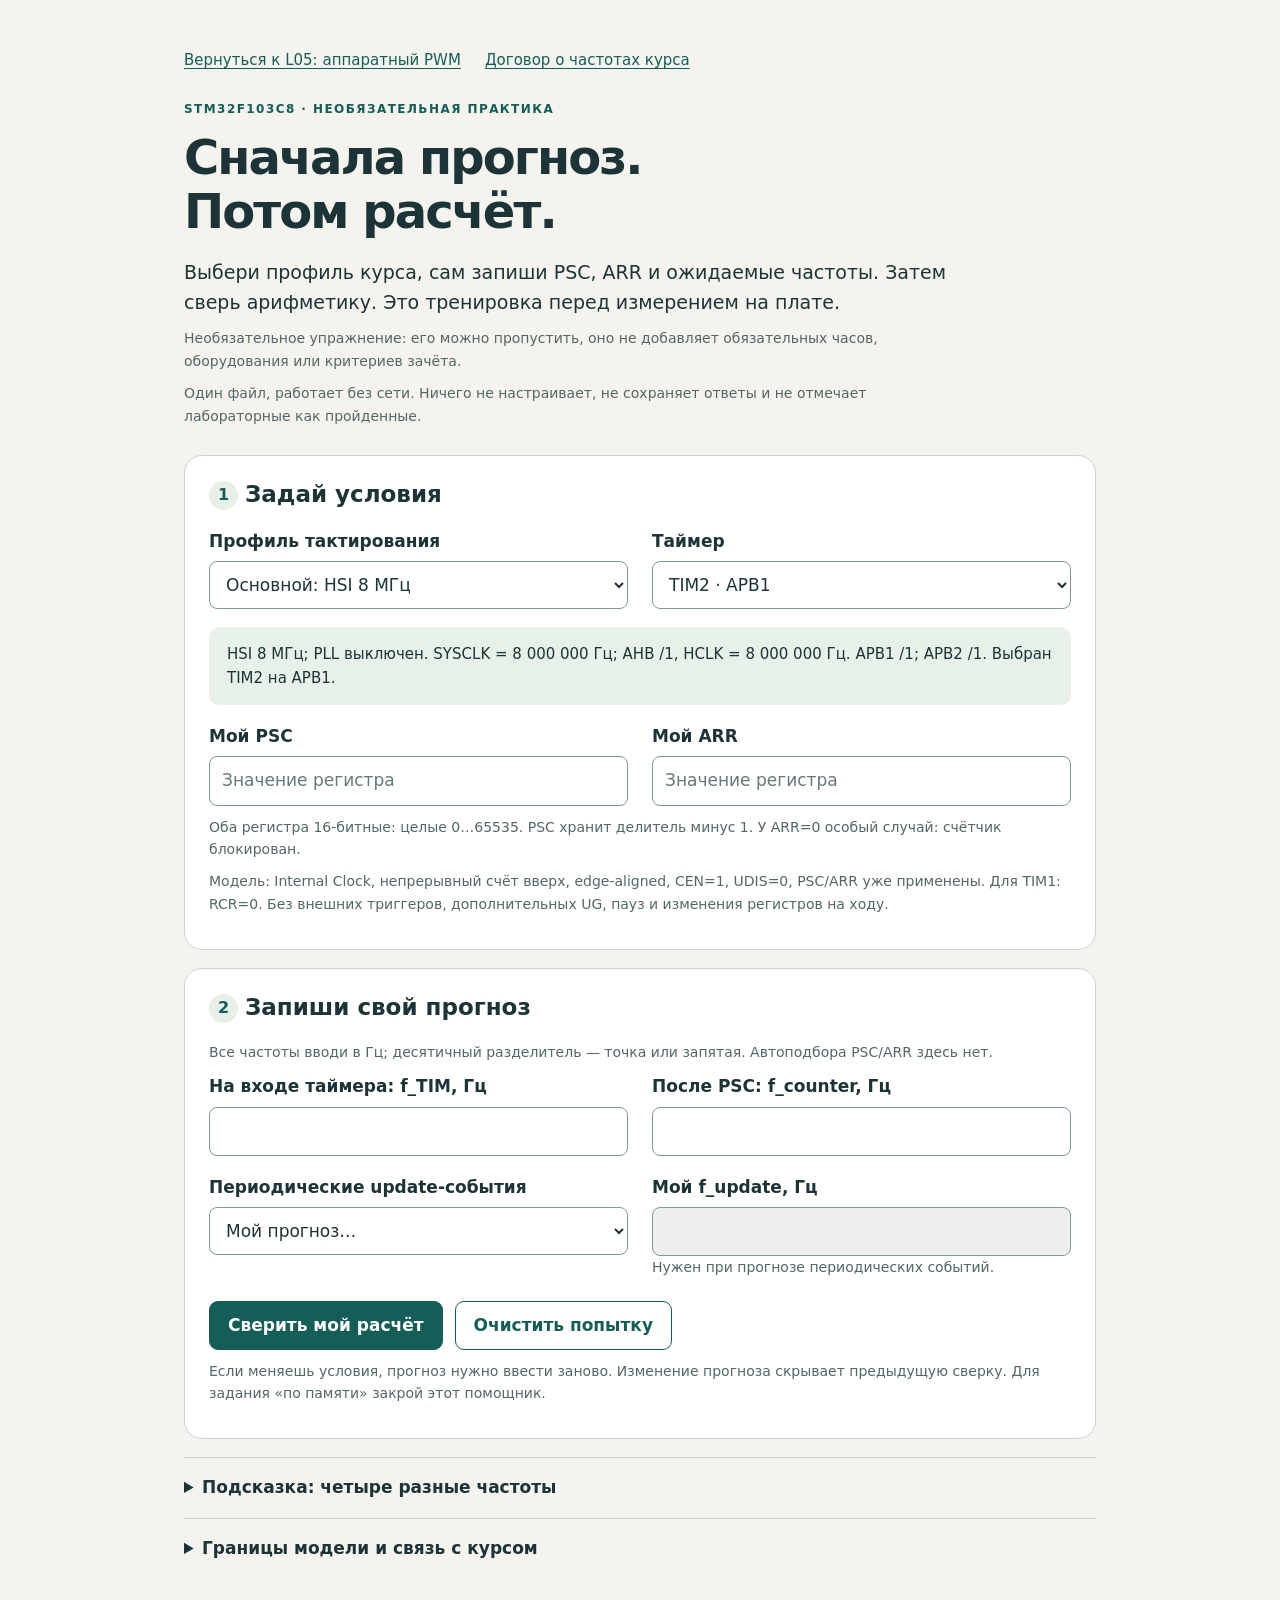
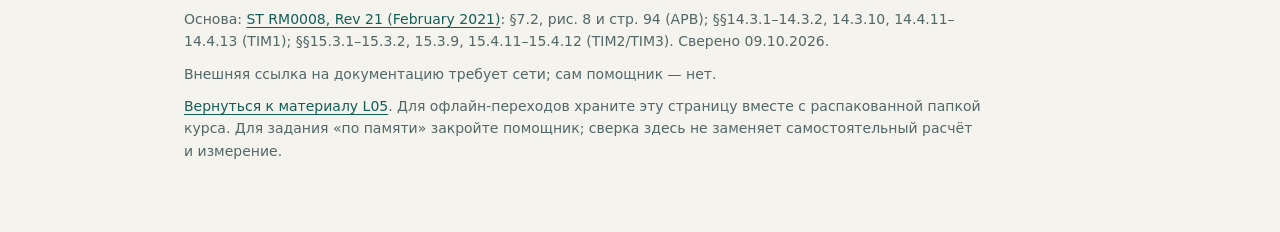
<file: practice/timer/index.html>
<!doctype html>
<html lang="ru">
<head>
  <meta charset="utf-8">
  <meta name="viewport" content="width=device-width,initial-scale=1">
  <meta name="description" content="Необязательная офлайн-сверка собственного расчёта PSC/ARR для STM32F103C8. Два фиксированных профиля курса, без настройки платы и автоматического зачёта.">
  <meta http-equiv="Content-Security-Policy" content="default-src 'none'; script-src 'unsafe-inline'; style-src 'unsafe-inline'; base-uri 'none'; form-action 'none'; connect-src 'none'">
  <title>Сначала прогноз · Таймер STM32F103C8</title>
  <style>
    :root{color-scheme:light;--paper:#f4f3ed;--ink:#1c3437;--muted:#526768;--line:#cbd5cf;--accent:#155e58;--soft:#e7f0e9;--warn:#785223}
    *{box-sizing:border-box}body{margin:0;background:var(--paper);color:var(--ink);font:17px/1.6 system-ui,-apple-system,"Segoe UI",sans-serif}
    main{max-width:960px;margin:0 auto;padding:38px 24px 60px}header{max-width:770px;margin-bottom:28px}.eyebrow{font-size:12px;letter-spacing:.12em;text-transform:uppercase;font-weight:750;color:var(--accent)}
    h1{font-size:clamp(30px,5vw,48px);line-height:1.12;letter-spacing:-.04em;margin:12px 0 18px}h2{font-size:23px;line-height:1.3;margin:0 0 18px}h3{font-size:18px;margin:0 0 8px}p{margin:10px 0}a{color:var(--accent);text-underline-offset:3px}small,.note{font-size:14px;color:var(--muted)}
    .intro{font-size:19px}.panel{background:#fff;border:1px solid var(--line);border-radius:18px;padding:24px;margin:18px 0}.step{display:inline-grid;place-items:center;width:29px;height:29px;border-radius:50%;background:var(--soft);color:var(--accent);font-size:16px;margin-right:7px;vertical-align:2px}
    .grid{display:grid;grid-template-columns:1fr 1fr;gap:18px 24px}.wide{grid-column:1/-1}label{font-weight:650;display:block;margin-bottom:6px}input,select,button{font:inherit}input,select{width:100%;min-height:48px;background:#fff;color:var(--ink);border:1px solid #809997;border-radius:8px;padding:10px 12px}input::placeholder{color:#647a7b}
    input[aria-invalid="true"],select[aria-invalid="true"]{border:2px solid #9a3828}input:disabled{background:#edf0ed}button{border:1px solid var(--accent);border-radius:9px;min-height:48px;padding:10px 18px;cursor:pointer;font-weight:700;background:var(--accent);color:#fff}button.secondary{background:#fff;color:var(--accent)}:focus-visible{outline:3px solid #ba7825;outline-offset:4px}
    .actions{display:flex;flex-wrap:wrap;gap:12px;margin-top:22px}.context{background:var(--soft);padding:15px 18px;border-radius:10px;font-size:15px;margin:18px 0}.context p{margin:5px 0}.error{color:#963420;font-weight:650}.math{font-family:ui-monospace,SFMono-Regular,Consolas,monospace;overflow-wrap:anywhere;line-height:1.65;font-size:15px}
    #result{border:2px solid var(--accent);scroll-margin-top:20px}.metrics{display:grid;grid-template-columns:1fr 1fr;gap:14px;margin:20px 0}.metric{background:var(--paper);padding:16px;border-radius:10px}.metric dt{font-size:14px;color:var(--muted)}.metric dd{font-size:24px;font-weight:750;line-height:1.4;margin:7px 0;overflow-wrap:anywhere}.metric dd p{font-size:14px;font-weight:400;line-height:1.6}.notice{border-left:3px solid var(--warn);padding-left:14px;font-size:15px}
    details{border-top:1px solid var(--line);padding:16px 0}summary{cursor:pointer;font-weight:650}ul{padding-left:24px}li{margin:7px 0}footer{font-size:14px;color:var(--muted);margin-top:30px}footer p{max-width:800px}[hidden]{display:none!important}
    .course-nav{display:flex;flex-wrap:wrap;gap:6px 24px;margin-bottom:18px;font-size:15px}.course-nav a{display:inline-flex;align-items:center;min-height:44px;max-width:100%;overflow-wrap:anywhere}
    @media(max-width:600px){body{font-size:16px}main{padding:24px 16px 40px}.panel{padding:20px 16px}.grid,.metrics{grid-template-columns:1fr;gap:16px}.intro{font-size:17px}h2{font-size:21px}.actions button{width:100%}.metric dd{font-size:23px}}
  </style>
</head>
<body>
<main>
  <nav class="course-nav" aria-label="Возврат к курсу">
    <a href="../../index.html#module/L05">Вернуться к L05: аппаратный PWM</a>
    <a href="../../index.html#section/document/docs/TOOLCHAIN.md/clocks">Договор о частотах курса</a>
  </nav>
  <header>
    <div class="eyebrow">STM32F103C8 · необязательная практика</div>
    <h1>Сначала прогноз.<br>Потом расчёт.</h1>
    <p class="intro">Выбери профиль курса, сам запиши PSC, ARR и ожидаемые частоты. Затем сверь арифметику. Это тренировка перед измерением на плате.</p>
    <p class="note">Необязательное упражнение: его можно пропустить, оно не добавляет обязательных часов, оборудования или критериев зачёта.</p>
    <p class="note">Один файл, работает без сети. Ничего не настраивает, не сохраняет ответы и не отмечает лабораторные как пройденные.</p>
  </header>
  <noscript><p class="panel">Для расчёта включи JavaScript. Формулы и ограничения ниже доступны без него.</p></noscript>
  <form id="practice" novalidate>
    <section class="panel" aria-labelledby="setup-heading">
      <h2 id="setup-heading"><span class="step">1</span>Задай условия</h2>
      <div class="grid">
        <div><label for="profile">Профиль тактирования</label><select id="profile" name="profile"><option value="hsi8">Основной: HSI 8 МГц</option><option value="hse72">Факультатив: HSE 8 МГц → PLL ×9</option></select></div>
        <div><label for="timer">Таймер</label><select id="timer" name="timer"><option value="TIM2">TIM2 · APB1</option><option value="TIM3">TIM3 · APB1</option><option value="TIM1">TIM1 · APB2</option></select></div>
      </div>
      <div class="context" id="profile-context" aria-live="polite"></div>
      <p class="notice" id="hse-notice" hidden>72 МГц здесь — только расчёт для проверенного внешнего источника HSE 8 МГц. Выбор в этой форме не переключает плату. Сначала подтверди источник и настройки по договору курса; HSI ×9 не является этим профилем.</p>
      <div class="grid">
        <div><label for="psc">Мой PSC</label><input id="psc" name="psc" type="text" inputmode="numeric" autocomplete="off" maxlength="5" aria-describedby="register-help" placeholder="Значение регистра" required></div>
        <div><label for="arr">Мой ARR</label><input id="arr" name="arr" type="text" inputmode="numeric" autocomplete="off" maxlength="5" aria-describedby="register-help" placeholder="Значение регистра" required></div>
      </div>
      <p class="note" id="register-help">Оба регистра 16-битные: целые 0…65535. PSC хранит делитель минус 1. У ARR=0 особый случай: счётчик блокирован.</p>
      <p class="note">Модель: Internal Clock, непрерывный счёт вверх, edge-aligned, CEN=1, UDIS=0, PSC/ARR уже применены. Для TIM1: RCR=0. Без внешних триггеров, дополнительных UG, пауз и изменения регистров на ходу.</p>
    </section>
    <section class="panel" aria-labelledby="predict-heading">
      <h2 id="predict-heading"><span class="step">2</span>Запиши свой прогноз</h2>
      <p class="note">Все частоты вводи в Гц; десятичный разделитель — точка или запятая. Автоподбора PSC/ARR здесь нет.</p>
      <div class="grid">
        <div><label for="pred-timer">На входе таймера: f_TIM, Гц</label><input id="pred-timer" name="predTimer" type="text" inputmode="decimal" autocomplete="off" maxlength="32" required></div>
        <div><label for="pred-counter">После PSC: f_counter, Гц</label><input id="pred-counter" name="predCounter" type="text" inputmode="decimal" autocomplete="off" maxlength="32" required></div>
        <div><label for="pred-state">Периодические update-события</label><select id="pred-state" name="predState" required><option value="">Мой прогноз…</option><option value="periodic">Есть, с частотой ниже</option><option value="blocked">Нет: счётчик блокирован</option></select></div>
        <div><label for="pred-update">Мой f_update, Гц</label><input id="pred-update" name="predUpdate" type="text" inputmode="decimal" autocomplete="off" maxlength="32" aria-describedby="update-help" disabled><div class="note" id="update-help">Нужен при прогнозе периодических событий.</div></div>
      </div>
      <div class="actions"><button type="submit">Сверить мой расчёт</button><button type="button" id="clear" class="secondary">Очистить попытку</button></div>
      <p id="error" class="error" role="alert" hidden></p>
      <p class="note">Если меняешь условия, прогноз нужно ввести заново. Изменение прогноза скрывает предыдущую сверку. Для задания «по памяти» закрой этот помощник.</p>
    </section>
  </form>
  <section id="result" class="panel" aria-labelledby="result-heading" hidden>
    <h2 id="result-heading" tabindex="-1">Сверка с идеальным номиналом</h2>
    <p id="clock-chain" class="math"></p>
    <p id="register-chain" class="math"></p>
    <dl class="metrics">
      <div class="metric"><dt>f_TIM · вход таймера до PSC</dt><dd><span id="value-timer"></span><p id="comparison-timer"></p></dd></div>
      <div class="metric"><dt>f_counter · такты CK_CNT после PSC</dt><dd><span id="value-counter"></span><p id="comparison-counter"></p></dd></div>
      <div class="metric"><dt>f_update · периодические UEV</dt><dd><span id="value-update"></span><p id="comparison-update"></p></dd></div>
      <div class="metric"><dt>f_PWM · частота повторения edge-aligned PWM</dt><dd><span id="value-pwm"></span><p id="period-pwm"></p></dd></div>
    </dl>
    <p id="zero-notice" class="notice" hidden>ARR=0: RM0008 указывает, что счётчик блокирован. Подстановка ARR+1=1 в обычную формулу не даёт действительную частоту повторения. Отдельное update-событие по UG не рассматривается этой моделью.</p>
    <p id="pwm-notice" class="notice">f_PWM совпадает с f_update только в указанной модели. Повторяющиеся фронты предполагают запущенный и разрешённый выход PWM mode 1, active high, 1 ≤ CCR ≤ ARR. При 0% или 100% уровень постоянный; частоту по фронтам не измерить. CCR и настройка вывода здесь не проверяются.</p>
    <p class="note">Результат — арифметика заданного номинального clock tree. Он не доказывает конфигурацию платы, точность генератора, частоту callback или успешное выполнение задания.</p>
    <p><strong>Следующий шаг:</strong> объясни расхождение прогноза, затем сравни с реальными регистрами и независимым измерением. Если прибора нет, запиши «частота не измерена».</p>
  </section>
  <section aria-label="Подсказка и границы">
    <details>
      <summary>Подсказка: четыре разные частоты</summary>
      <p>TIM2/TIM3 питаются от домена APB1, TIM1 — от APB2. Частота ядра сама по себе ещё не является частотой таймера.</p>
      <p class="math">PCLK = HCLK / делитель APB<br>f_TIM = PCLK при APB /1; иначе 2 × PCLK<br>f_counter = f_TIM / (PSC + 1)<br>f_update = f_counter / (ARR + 1), если ARR ≥ 1<br>f_PWM = f_update в описанном edge-aligned режиме</p>
      <p>PSC=0 даёт делитель 1. При ARR≥1 счёт идёт от 0 до ARR включительно: в периоде ARR+1 тактов. Для PSC=65535 делитель равен 65536; для ARR=65535 в периоде 65536 тактов.</p>
      <p>Частота повторения PWM — от фронта одного направления до следующего такого же. Это не сумма всех восходящих и нисходящих фронтов. Если программа переключает GPIO один раз на update, полному циклу нужны два переключения; задержки и пропуски обработки требуют отдельной проверки.</p>
    </details>
    <details>
      <summary>Границы модели и связь с курсом</summary>
      <ul>
        <li>Только STM32F103C8, TIM1/TIM2/TIM3, два фиксированных профиля курса. Не переносить разрядность TIM2 на другие STM32.</li>
        <li>Только установившийся счёт вверх с внутренними часами. Center-aligned, one-pulse, slave/reset/gated modes, RCR≠0 и переходные процессы preload не рассчитываются.</li>
        <li>L03 посвящена SysTick и программному времени: этот расчёт TIM не проверяет rollover или scheduler. L05 использует TIM2 PWM. Частота запуска ADC, ADCCLK и время преобразования L07 — другие величины; калькулятора ADC здесь нет.</li>
        <li>Помощник не генерирует код, не меняет .ioc, не подключается к плате или сервисам, не сохраняет прогресс. Самооценка и аппаратные доказательства остаются за тобой.</li>
        <li>Если проверяешь PWM на плате, используй только безопасный учебный стенд 3,3 В и совместимый вход прибора с общей землёй. Переставляй провода при выключенном питании; никаких силовых нагрузок.</li>
      </ul>
    </details>
  </section>
  <footer>
    <p>Основа: <a href="https://www.st.com/resource/en/reference_manual/rm0008-stm32f101xx-stm32f102xx-stm32f103xx-stm32f105xx-and-stm32f107xx-advanced-armbased-32bit-mcus-stmicroelectronics.pdf" target="_blank" rel="noopener noreferrer">ST RM0008, Rev 21 (February 2021)</a>: §7.2, рис. 8 и стр. 94 (APB); §§14.3.1–14.3.2, 14.3.10, 14.4.11–14.4.13 (TIM1); §§15.3.1–15.3.2, 15.3.9, 15.4.11–15.4.12 (TIM2/TIM3). Сверено 09.10.2026.</p>
    <p>Внешняя ссылка на документацию требует сети; сам помощник — нет.</p>
    <p><a href="../../index.html#module/L05">Вернуться к материалу L05</a>. Для офлайн-переходов храните эту страницу вместе с распакованной папкой курса. Для задания «по памяти» закройте помощник; сверка здесь не заменяет самостоятельный расчёт и измерение.</p>
  </footer>
</main>
<script id="timer-core">
"use strict";
const TimerMath = (() => {
  const profiles = Object.freeze({
    hsi8: Object.freeze({label:"HSI 8 МГц; PLL выключен",sysclkHz:8000000,hclkHz:8000000,apb1Div:1,apb2Div:1}),
    hse72: Object.freeze({label:"Проверенный HSE 8 МГц /1 × PLL9",sysclkHz:72000000,hclkHz:72000000,apb1Div:2,apb2Div:1})
  });
  const buses = Object.freeze({TIM1:"APB2",TIM2:"APB1",TIM3:"APB1"});
  function clock(profileId,timer) {
    if (!Object.hasOwn(profiles,profileId) || !Object.hasOwn(buses,timer)) throw new RangeError("Неизвестный профиль или таймер.");
    const profile=profiles[profileId],bus=buses[timer];
    const apbDiv=bus==="APB1"?profile.apb1Div:profile.apb2Div;
    const pclkHz=profile.hclkHz/apbDiv,multiplier=apbDiv===1?1:2;
    return Object.freeze({profileId,timer,...profile,bus,apbDiv,pclkHz,multiplier,timerHz:pclkHz*multiplier});
  }
  function parseRegister(raw) {
    if (typeof raw!=="string" || !/^\d{1,5}$/.test(raw.trim())) throw new RangeError("Нужно целое число от 0 до 65535 без знака и дробной части.");
    const value=Number(raw.trim());
    if (value>65535) throw new RangeError("Значение регистра должно быть от 0 до 65535.");
    return value;
  }
  function parseFrequency(raw) {
    if (typeof raw!=="string" || !/^\d+(?:[.,]\d+)?$/.test(raw.trim())) throw new RangeError("Введи положительную частоту в Гц, например 1000 или 888,889.");
    const value=Number(raw.trim().replace(",","."));
    if (!Number.isFinite(value) || value<=0) throw new RangeError("Частота должна быть конечным числом больше нуля.");
    return value;
  }
  function calculate(profileId,timer,psc,arr) {
    for (const value of [psc,arr]) {
      if (!Number.isInteger(value) || value<0 || value>65535) throw new RangeError("PSC и ARR должны быть 16-битными целыми 0…65535.");
    }
    const c=clock(profileId,timer),prescalerDiv=psc+1,periodCounts=arr+1;
    const counterHz=c.timerHz/prescalerDiv;
    const blocked=arr===0;
    // RM0008 explicitly blocks the counter at ARR=0. Do not apply the periodic formula there.
    const updateHz=blocked?null:c.timerHz/(prescalerDiv*periodCounts);
    return Object.freeze({...c,psc,arr,prescalerDiv,periodCounts,counterHz,blocked,updateHz,pwmHz:updateHz,periodSeconds:blocked?null:(prescalerDiv*periodCounts)/c.timerHz});
  }
  return Object.freeze({profiles,clock,parseRegister,parseFrequency,calculate});
})();
</script>
<script id="timer-ui">
"use strict";
(() => {
  const $=id=>document.getElementById(id),form=$("practice"),result=$("result"),error=$("error");
  const configIds=["profile","timer","psc","arr"],predictionIds=["pred-timer","pred-counter","pred-state","pred-update"];
  const fmt=value=>new Intl.NumberFormat("ru-RU",{maximumSignificantDigits:10}).format(value);
  function hideResult(){result.hidden=true;error.hidden=true;for(const input of form.querySelectorAll('[aria-invalid="true"]'))input.removeAttribute("aria-invalid");}
  function syncPrediction(){const periodic=$("pred-state").value==="periodic";$("pred-update").disabled=!periodic;$("pred-update").required=periodic;if(!periodic)$("pred-update").value="";}
  function clearPrediction(){for(const id of predictionIds)$(id).value="";syncPrediction();hideResult();}
  function showContext(){
    const c=TimerMath.clock($("profile").value,$("timer").value);
    $("profile-context").textContent=`${c.label}. SYSCLK = ${fmt(c.sysclkHz)} Гц; AHB /1, HCLK = ${fmt(c.hclkHz)} Гц. APB1 /${c.apb1Div}; APB2 /${c.apb2Div}. Выбран ${c.timer} на ${c.bus}.`;
    $("hse-notice").hidden=c.profileId!=="hse72";
  }
  for(const id of configIds)$(id).addEventListener("input",()=>{clearPrediction();showContext();});
  for(const id of predictionIds)$(id).addEventListener("input",()=>{hideResult();syncPrediction();});
  $("clear").addEventListener("click",()=>{$("psc").value="";$("arr").value="";clearPrediction();$("psc").focus();});
  function read(id,parser){try{return parser($(id).value);}catch(e){$(id).setAttribute("aria-invalid","true");$(id).focus();throw new Error(`${document.querySelector(`label[for="${id}"]`).textContent}: ${e.message}`);}}
  function comparison(predicted,actual){const relative=(predicted/actual-1)*100;const difference=Number.isFinite(relative)?`${relative>0?"+":""}${fmt(relative)}%`:"вне диапазона отображения";return `Твой прогноз: ${fmt(predicted)} Гц. Разница с номиналом: ${difference}.`;}
  form.addEventListener("submit",event=>{
    event.preventDefault();hideResult();
    try{
      const psc=read("psc",TimerMath.parseRegister),arr=read("arr",TimerMath.parseRegister);
      const predTimer=read("pred-timer",TimerMath.parseFrequency),predCounter=read("pred-counter",TimerMath.parseFrequency);
      const state=read("pred-state",value=>{if(!["periodic","blocked"].includes(value))throw new Error("Сначала выбери собственный прогноз.");return value;});
      const predUpdate=state==="periodic"?read("pred-update",TimerMath.parseFrequency):null;
      const r=TimerMath.calculate($("profile").value,$("timer").value,psc,arr);
      $("clock-chain").textContent=`${r.label}; SYSCLK = HCLK = ${fmt(r.hclkHz)} Гц (AHB /1). ${r.timer} ← ${r.bus}: PCLK = ${fmt(r.hclkHz)} / ${r.apbDiv} = ${fmt(r.pclkHz)} Гц; f_TIM = ${fmt(r.pclkHz)} × ${r.multiplier} = ${fmt(r.timerHz)} Гц. ${r.multiplier===2?"APB /2 включает удвоение timer clock.":"APB /1: удвоения timer clock нет."}`;
      $("register-chain").textContent=`PSC = ${psc}; PSC + 1 = ${r.prescalerDiv}. ARR = ${arr}; ARR + 1 = ${r.periodCounts}. `+(r.blocked?"При ARR=0 периодическая формула неприменима.":`f_update = ${fmt(r.timerHz)} / (${r.prescalerDiv} × ${r.periodCounts}) Гц.`)+(r.timer==="TIM1"?" Для TIM1 принято RCR=0.":"");
      $("value-timer").textContent=`${fmt(r.timerHz)} Гц`;
      $("value-counter").textContent=`${fmt(r.counterHz)} Гц`;
      $("comparison-timer").textContent=comparison(predTimer,r.timerHz);
      $("comparison-counter").textContent=comparison(predCounter,r.counterHz)+(r.blocked?" Это частота после PSC; счётчик при ARR=0 не считает.":"");
      $("value-update").textContent=r.blocked?"Нет периодических UEV":`${fmt(r.updateHz)} Гц`;
      $("comparison-update").textContent=r.blocked?(state==="blocked"?"Ты предсказал блокировку счётчика.":`Твой прогноз ${fmt(predUpdate)} Гц предполагает счёт; при ARR=0 он блокирован.`):(state==="blocked"?"Ты предсказал блокировку. При этих ARR и условиях модели счёт периодический.":comparison(predUpdate,r.updateHz));
      $("value-pwm").textContent=r.blocked?"Нет повторения":`${fmt(r.pwmHz)} Гц`;
      $("period-pwm").textContent=r.blocked?"Период не определён.":`Период = ${fmt(r.periodSeconds)} с. Условия появления фронтов — ниже.`;
      $("zero-notice").hidden=!r.blocked;$("pwm-notice").hidden=r.blocked;
      result.hidden=false;$("result-heading").focus();
    }catch(e){error.textContent=e.message;error.hidden=false;}
  });
  // Form restoration by a browser is not a saved or verified attempt.
  form.reset();syncPrediction();showContext();
})();
</script>
</body>
</html>
</file>
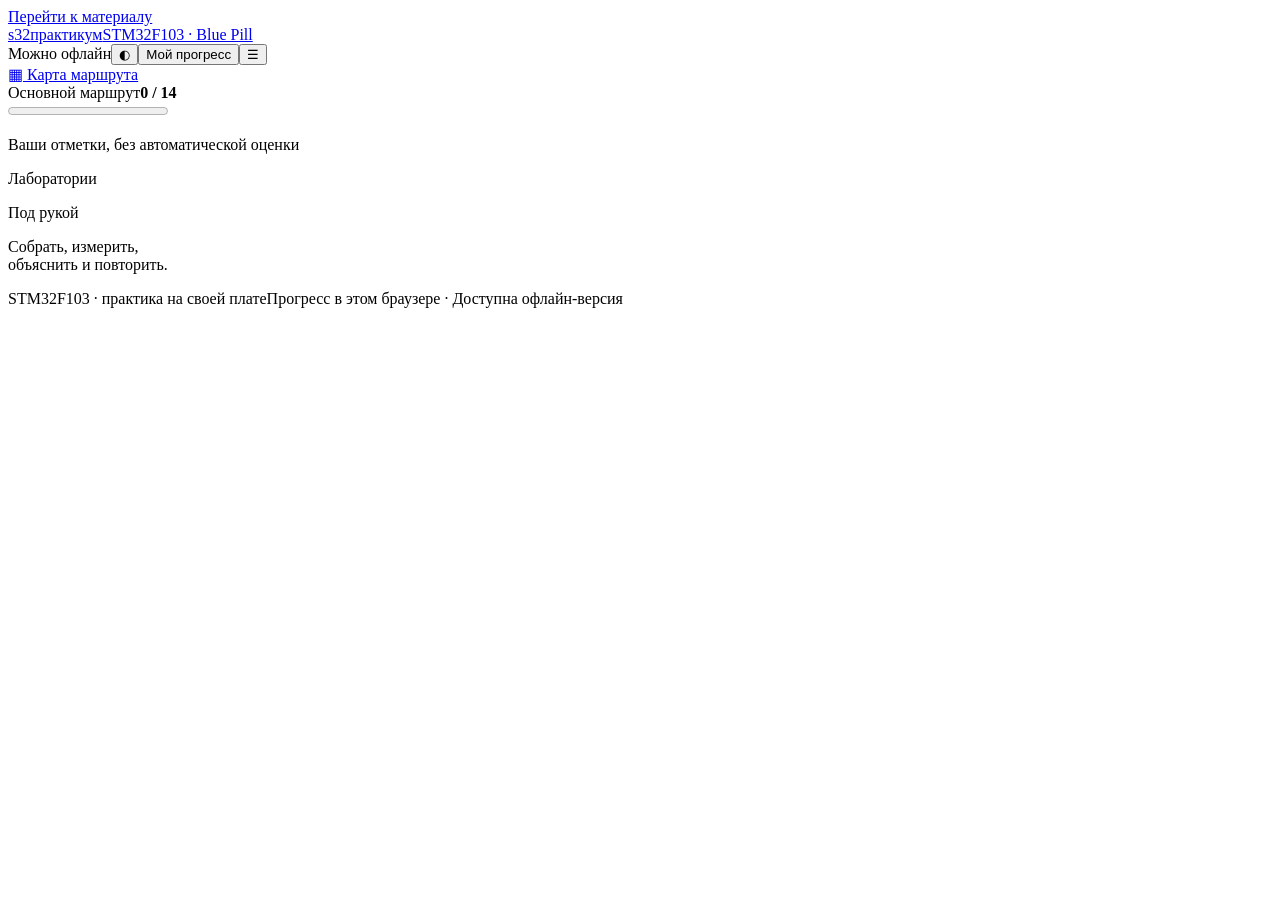
<file: site/index.template.html>
<!doctype html>
<html lang="ru">
<head>
  <meta charset="utf-8">
  <meta name="viewport" content="width=device-width, initial-scale=1">
  <meta name="color-scheme" content="light dark">
  <meta name="description" content="Практический маршрут по STM32F103: от отладки Blue Pill до своего измерителя. Весь учебный текст доступен офлайн.">
  <meta name="referrer" content="no-referrer">
  <link rel="icon" type="image/svg+xml" href="data:image/svg+xml,%3Csvg%20xmlns%3D%22http%3A%2F%2Fwww.w3.org%2F2000%2Fsvg%22%20viewBox%3D%220%200%2032%2032%22%3E%3Crect%20width%3D%2232%22%20height%3D%2232%22%20rx%3D%227%22%20fill%3D%22%23173f50%22%2F%3E%3Cpath%20d%3D%22M7%2012h8v8h10M7%2016h4m10%200h4%22%20fill%3D%22none%22%20stroke%3D%22%23bfdbcd%22%20stroke-width%3D%223%22%20stroke-linecap%3D%22round%22%20stroke-linejoin%3D%22round%22%2F%3E%3C%2Fsvg%3E">
  <title>STM32F103 на практике</title>
  <style>/* SITE_CSS */</style>
</head>
<body>
  <a class="skip-link" href="#main">Перейти к материалу</a>
  <header class="app-header">
    <a class="brand" href="#home" aria-label="STM32-практикум, главная"><span class="brand-symbol" aria-hidden="true">s<span>32</span></span><span>практикум<span class="brand-subtitle">STM32F103 · Blue Pill</span></span></a>
    <div class="header-actions"><span class="offline-label"><span aria-hidden="true"></span>Можно офлайн</span><button class="icon-button theme-toggle" type="button" aria-label="Переключить тему" title="Переключить тему"><span aria-hidden="true">◐</span></button><button class="button button-small button-plain progress-open" type="button">Мой прогресс</button><button id="menu-toggle" class="icon-button menu-toggle" type="button" aria-expanded="false" aria-controls="sidebar" aria-label="Открыть навигацию"><span aria-hidden="true">☰</span></button></div>
  </header>
  <div class="app-layout">
    <aside class="sidebar" id="sidebar" aria-label="Навигация по курсу">
      <a href="#home" class="overview-link"><span aria-hidden="true">▦</span> Карта маршрута</a>
      <div class="sidebar-progress"><div><span>Основной маршрут</span><strong id="sidebar-count">0 / 14</strong></div><progress id="sidebar-progress" value="0" max="14" aria-label="Лабораторий отмечено выполненными"></progress><p>Ваши отметки, без автоматической оценки</p></div>
      <nav aria-label="Модули"><p class="nav-caption">Лаборатории</p><ol id="module-nav" class="module-nav"></ol></nav>
      <nav aria-label="Материалы курса"><p class="nav-caption">Под рукой</p><div id="resource-nav" class="resource-nav"></div></nav>
      <div class="sidebar-note"><p>Собрать, измерить,<br>объяснить и повторить.</p></div>
    </aside>
    <div class="main-wrap">
      <div id="storage-warning" class="storage-warning" role="status" hidden></div>
      <main id="main" tabindex="-1"></main>
      <footer class="page-footer"><span>STM32F103 · практика на своей плате</span><span>Прогресс в этом браузере · Доступна офлайн-версия<span id="build-id"></span></span></footer>
    </div>
  </div>
  <div id="toast" class="toast" role="status" aria-live="polite" aria-atomic="true"></div>
  <dialog id="progress-dialog" aria-labelledby="progress-title">
    <div class="dialog-heading"><h2 id="progress-title">Ваш прогресс</h2><button class="icon-button dialog-close" type="button" aria-label="Закрыть окно прогресса">×</button></div>
    <p>Отметки хранятся только в этом браузере. При открытии файла локально сохранение зависит от браузера и расположения файла. Экспортируйте копию перед переносом или очисткой данных.</p>
    <p id="dialog-storage-warning" class="storage-warning" hidden></p>
    <button id="recover-progress" class="button button-secondary" type="button" hidden>Скачать исходные данные</button>
    <p id="storage-status" class="storage-status" role="status" aria-live="polite"></p>
    <div id="dialog-stats" class="dialog-stats"></div>
    <div class="dialog-actions"><button id="export-progress" class="button button-primary" type="button">Экспорт JSON</button><button id="choose-import" class="button button-secondary" type="button">Импорт JSON</button><input id="import-file" type="file" accept=".json,application/json" hidden></div>
    <p class="small-text">Импорт заменяет текущие отметки после подтверждения. Совместим только экспорт этого курса, версия 1. Курс не отправляет ваши отметки на сервер.</p>
    <div id="import-status" class="import-status" role="status" aria-live="polite"></div>
    <div class="progress-options"><button id="dialog-theme-toggle" class="button button-secondary" type="button" aria-pressed="false">Тема: светлая</button></div>
    <div class="reset-row"><div><strong>Начать заново</strong><p class="small-text">Удалить отметки и план повторений.</p></div><button id="reset-progress" class="button button-danger" type="button">Сбросить</button></div>
  </dialog>
  <noscript><div class="noscript"><h1>Материалы доступны без JavaScript</h1><p>Для интерактивного читателя нужен JavaScript. Все исходные уроки находятся в папке docs/labs, а маршрут начинается в <a href="docs/START_HERE.md">docs/START_HERE.md</a>.</p></div></noscript>
  <script id="course-data" type="application/json">COURSE_DATA_JSON</script>
  <script>/* SITE_STATE */</script>
  <script>/* SITE_APP */</script>
</body>
</html>
</file>
